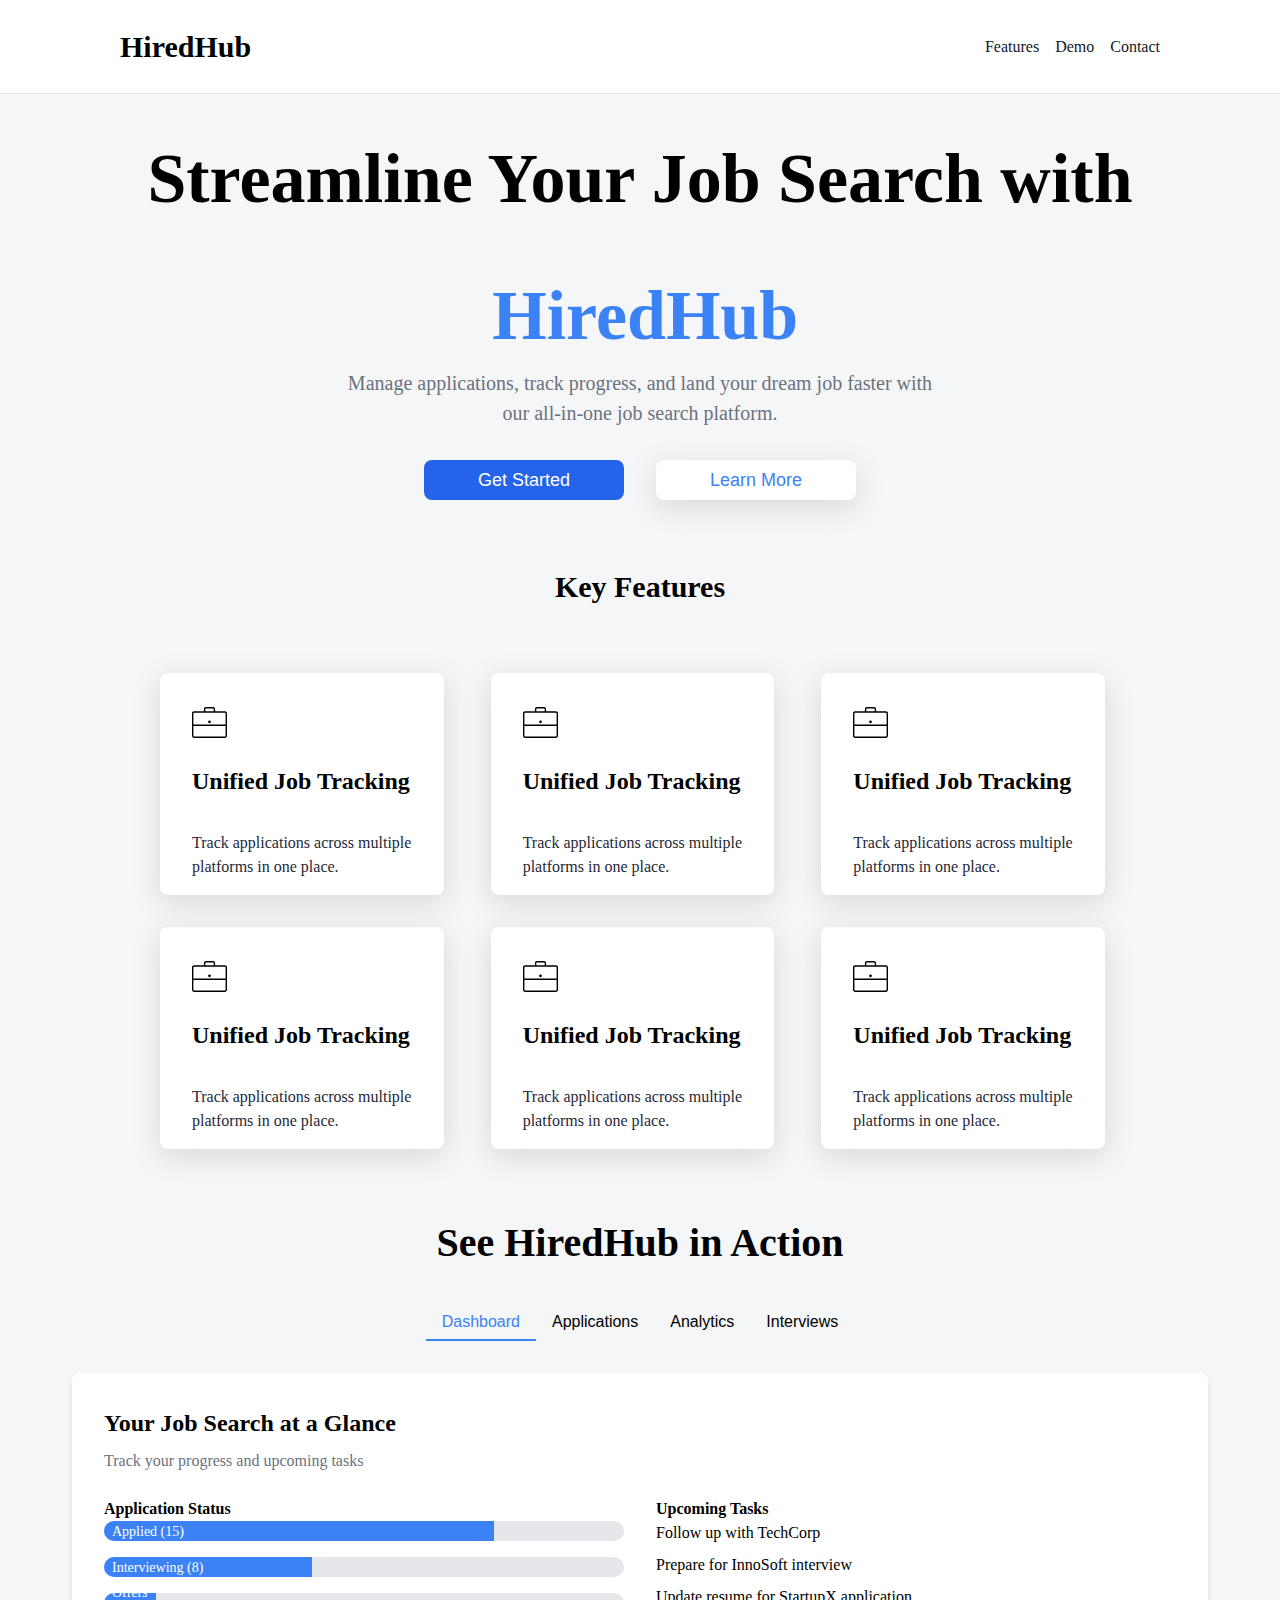
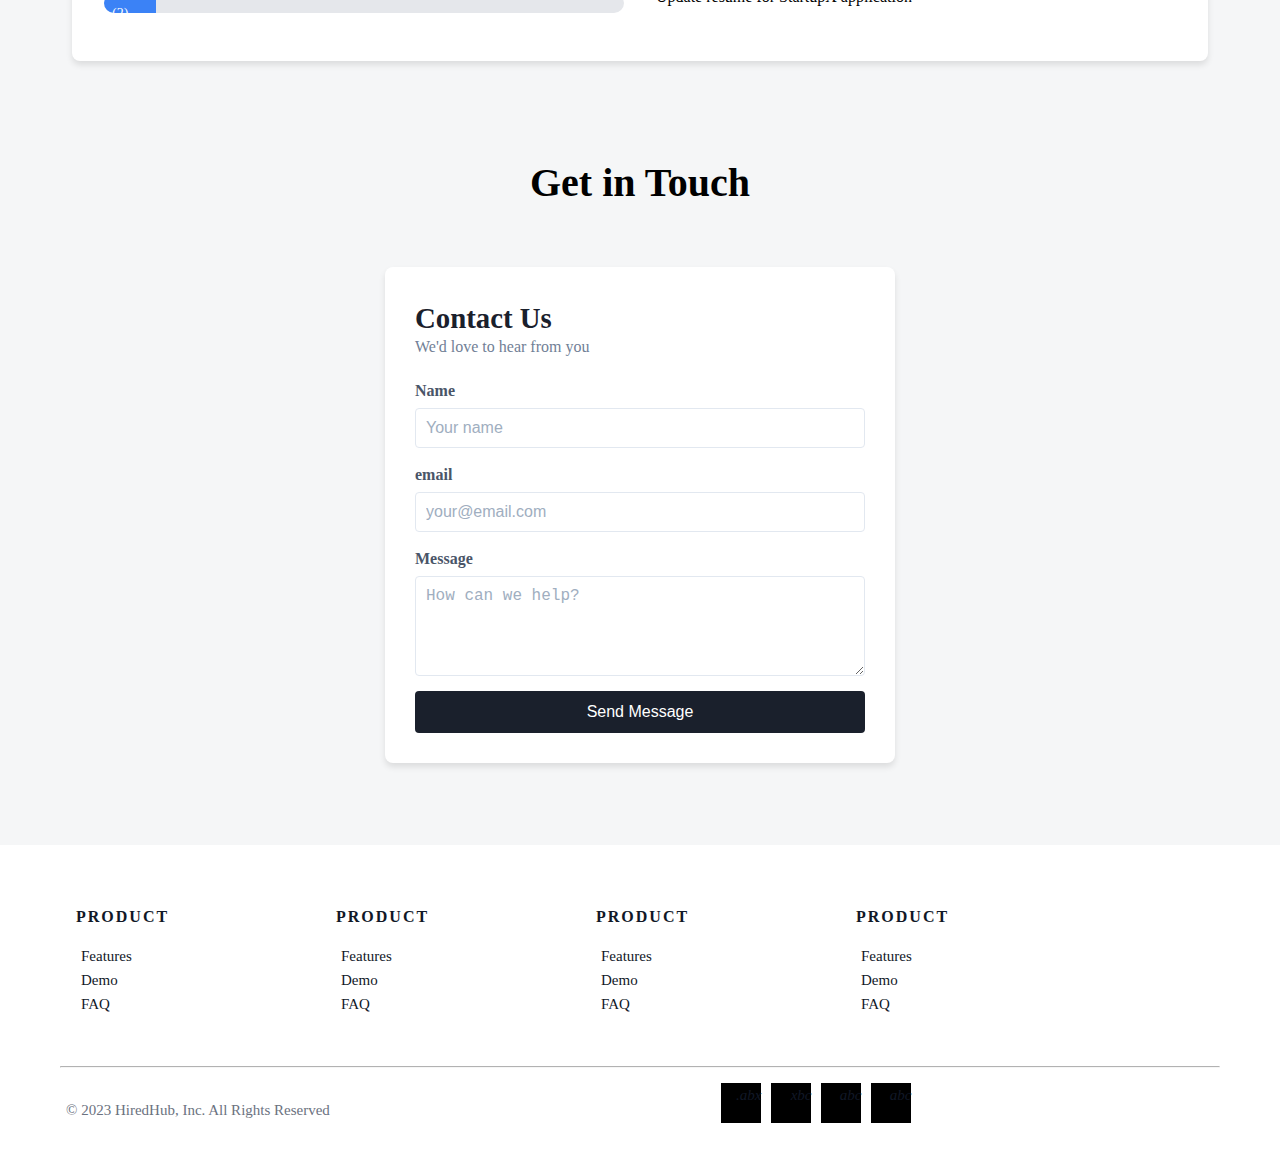
<file: index.html>
<!DOCTYPE html>
<html lang="en">
<head>
    <meta charset="UTF-8">
    <meta name="viewport" content="width=device-width, initial-scale=1.0">
    <title>HiredHub</title>
    <link href="https://fonts.googleapis.com/css2?family=Inter:wght@400;500;600;700&display=swap" rel="stylesheet">
    <link rel="stylesheet" href="landing.css">
</head>
<body>
    <div class="Header">
        <div class="left">
            <div class="main-name">
                <h1 class="logo-name">HiredHub</h1>
            </div>
        </div>
        <div class="right">
            <div class="options">
                <div class="features">
                    <a href="#">Features</a>
                </div>
                <div class="demo">
                    <a href="#">Demo</a>
                </div>
                <div class="contact">
                    <a href="#">Contact</a>
                </div>
            </div>
        </div>
    </div>

    <div class="first-section">
        <div class="title">
            <h2>Streamline Your Job Search with</h2>
            <span>HiredHub</span>
            <div class="first-sections-des">
                <p>Manage applications, track progress, and land your dream job faster with our all-in-one job search platform.</p>
            </div>
            <div class="first-buttons">
                <button id="get-started">Get Started</button>
                <button id="learn-more">Learn More</button>
            </div>
        </div>
    </div>
<div class="key-features">
    <h2>Key Features</h2>
</div>
    <div class="cards">

        <div class="card">
            <div class="svg">
                <img src="Images/briefcase.svg" alt="briefcase">
            </div>
            <div class="card-title">Unified Job Tracking</div>
            <div class="card-des">Track applications across multiple platforms in one place.</div>
        </div>

        <div class="card">
            <div class="svg">
                <img src="Images/briefcase.svg" alt="briefcase">
            </div>
            <div class="card-title">Unified Job Tracking</div>
            <div class="card-des">Track applications across multiple platforms in one place.</div>
        </div>

        <div class="card">
            <div class="svg">
                <img src="Images/briefcase.svg" alt="briefcase">
            </div>
            <div class="card-title">Unified Job Tracking</div>
            <div class="card-des">Track applications across multiple platforms in one place.</div>
        </div>


        <div class="card">
            <div class="svg">
                <img src="Images/briefcase.svg" alt="briefcase">
            </div>
            <div class="card-title">Unified Job Tracking</div>
            <div class="card-des">Track applications across multiple platforms in one place.</div>
        </div>



        <div class="card">
            <div class="svg">
                <img src="Images/briefcase.svg" alt="briefcase">
            </div>
            <div class="card-title">Unified Job Tracking</div>
            <div class="card-des">Track applications across multiple platforms in one place.</div>
        </div>


        <div class="card">
            <div class="svg">
                <img src="Images/briefcase.svg" alt="briefcase">
            </div>
            <div class="card-title">Unified Job Tracking</div>
            <div class="card-des">Track applications across multiple platforms in one place.</div>
        </div>
    </div>


        <section id="demo" class="demo-section">
            <h2>See HiredHub in Action</h2>
            <div class="tabs">
                <button class="tab-button active" data-tab="dashboard">Dashboard</button>
                <button class="tab-button" data-tab="applications">Applications</button>
                <button class="tab-button" data-tab="analytics">Analytics</button>
                <button class="tab-button" data-tab="interviews">Interviews</button>
            </div>
            <div class="tab-content">
                <div class="tab-pane active" id="dashboard">
                    <h3>Your Job Search at a Glance</h3>
                    <p>Track your progress and upcoming tasks</p>
                    <div class="dashboard-stats">
                        <div class="stat-item">
                            <h4>Application Status</h4>
                            <div class="progress-bar">
                                <div class="progress" style="width: 75%;">Applied (15)</div>
                            </div>
                            <div class="progress-bar">
                                <div class="progress" style="width: 40%;">Interviewing (8)</div>
                            </div>
                            <div class="progress-bar">
                                <div class="progress" style="width: 10%;">Offers (2)</div>
                            </div>
                        </div>
                        <div class="stat-item">
                            <h4>Upcoming Tasks</h4>
                            <ul>
                                <li>Follow up with TechCorp</li>
                                <li>Prepare for InnoSoft interview</li>
                                <li>Update resume for StartupX application</li>
                            </ul>
                        </div>
                    </div>
                </div>
                <div class="tab-pane" id="applications">
                    <h3>Your Active Applications</h3>
                    <p>Track and manage your job applications</p>
                    <div class="application-list">
                        <div class="application-item">
                            <h4>Senior Web Developer at TechCorp</h4>
                            <p>Applied on May 15, 2023</p>
                            <span class="status">Status: In Progress</span>
                            <button class="update-btn">Update</button>
                        </div>
                        <div class="application-item">
                            <h4>Full Stack Engineer at InnoSoft</h4>
                            <p>Applied on May 10, 2023</p>
                            <span class="status">Status: Interview Scheduled</span>
                            <button class="update-btn">Update</button>
                        </div>
                        <div class="application-item">
                            <h4>Frontend Developer at WebWizards</h4>
                            <p>Applied on May 5, 2023</p>
                            <span class="status">Status: Under Review</span>
                            <button class="update-btn">Update</button>
                        </div>
                    </div>
                </div>
                <div class="tab-pane" id="analytics">
                    <h3>Job Search Analytics</h3>
                    <p>Insights to improve your job search strategy</p>
                    <div class="analytics-content">
                        <div class="chart">
                            <h4>Application Sources</h4>
                            <div class="progress-bar">
                                <div class="progress" style="width: 60%;">LinkedIn (60%)</div>
                            </div>
                            <div class="progress-bar">
                                <div class="progress" style="width: 25%;">Company Websites (25%)</div>
                            </div>
                            <div class="progress-bar">
                                <div class="progress" style="width: 15%;">Job Boards (15%)</div>
                            </div>
                        </div>
                        <div class="stat-item">
                            <h4>Response Rate</h4>
                            <p class="big-stat">35%</p>
                            <p class="trend positive">↑ 5% from last month</p>
                        </div>
                    </div>
                </div>
                <div class="tab-pane" id="interviews">
                    <h3>Interview Preparation</h3>
                    <p>Get ready for your upcoming interviews</p>
                    <div class="interview-prep">
                        <div class="upcoming-interviews">
                            <h4>Upcoming Interviews</h4>
                            <ul>
                                <li>
                                    <span>TechCorp - Senior Web Developer</span>
                                    <span>Tomorrow, 2:00 PM</span>
                                </li>
                                <li>
                                    <span>InnoSoft - Full Stack Engineer</span>
                                    <span>Next Week, Monday 10:00 AM</span>
                                </li>
                            </ul>
                        </div>
                        <div class="interview-checklist">
                            <h4>Interview Prep Checklist</h4>
                            <ul>
                                <li>
                                    <input type="checkbox" id="task1" checked>
                                    <label for="task1">Research company background</label>
                                </li>
                                <li>
                                    <input type="checkbox" id="task2">
                                    <label for="task2">Review job description and requirements</label>
                                </li>
                                <li>
                                    <input type="checkbox" id="task3">
                                    <label for="task3">Prepare questions for interviewer</label>
                                </li>
                            </ul>
                        </div>
                    </div>
                </div>
            </div>
        </section>
        

<!-------------------FORM SECTION-------------------->
<h2 class="form-header">Get in Touch</h2>
<section class="form-section">
        <div class="form-container">
            <div class="form-card">
                <h2 class="form-heading">Contact Us</h2>
                <p class="form-subtitle">We'd love to hear from you</p>
                <form>
                    <label for="name">Name</label>
                    <input type="text" id="form-name" name="name" placeholder="Your name" required>
                    
                    <label for="email">email</label>
                    <input type="email" id="form-email" name="email" placeholder="your@email.com" required>
                    
                    <label for="message">Message</label>
                    <textarea id="form-message" name="message" placeholder="How can we help?" required></textarea>
                    
                    <button type="submit" class="form-submit-button">Send Message</button>
                </form>
            </div>
        </div>
</section>

<!--------------------- footer ------------------------------->
<footer class="site-footer">
    <div class="footer-container">
      <div class="footer-row">
  
        <div class="footer-col categories">
          <h6>PRODUCT</h6>
          <ul class="footer-links">
            <li><a href="#">Features</a></li>
            <li><a href="#">Demo</a></li>
            <li><a href="#">FAQ</a></li>
          </ul>
        </div>

        <div class="footer-col categories">
            <h6>PRODUCT</h6>
            <ul class="footer-links">
              <li><a href="#">Features</a></li>
              <li><a href="#">Demo</a></li>
              <li><a href="#">FAQ</a></li>
            </ul>
          </div>

          <div class="footer-col categories">
            <h6>PRODUCT</h6>
            <ul class="footer-links">
              <li><a href="#">Features</a></li>
              <li><a href="#">Demo</a></li>
              <li><a href="#">FAQ</a></li>
            </ul>
          </div>
  
          <div class="footer-col categories">
            <h6>PRODUCT</h6>
            <ul class="footer-links">
              <li><a href="#">Features</a></li>
              <li><a href="#">Demo</a></li>
              <li><a href="#">FAQ</a></li>
            </ul>
          </div>
      </div>
      <hr>
    </div>
    <div class="footer-container">
      <div class="footer-row">
        <div class="footer-col copyright">
          <p class="copyright-text">&copy; 2023 HiredHub, Inc. All Rights Reserved
          </p>
        </div>
        <div class="social-icons">
            <ul class="social-icons-list">
                <li><i class="fa-brands fa-github">.abx</i></li>
                <li><i class="fa-brands fa-github">xbc</i></li>
                <li><i class="fa-brands fa-github">abc</i></li>
                <li><i class="fa-brands fa-github">abc</i></li>
            </ul>
        </div>
      </div>
    </div>
  </footer> 
<script src="script.js"></script>
</body>
</html>
<script src="script.js"></script>
</body>
</html>
</file>
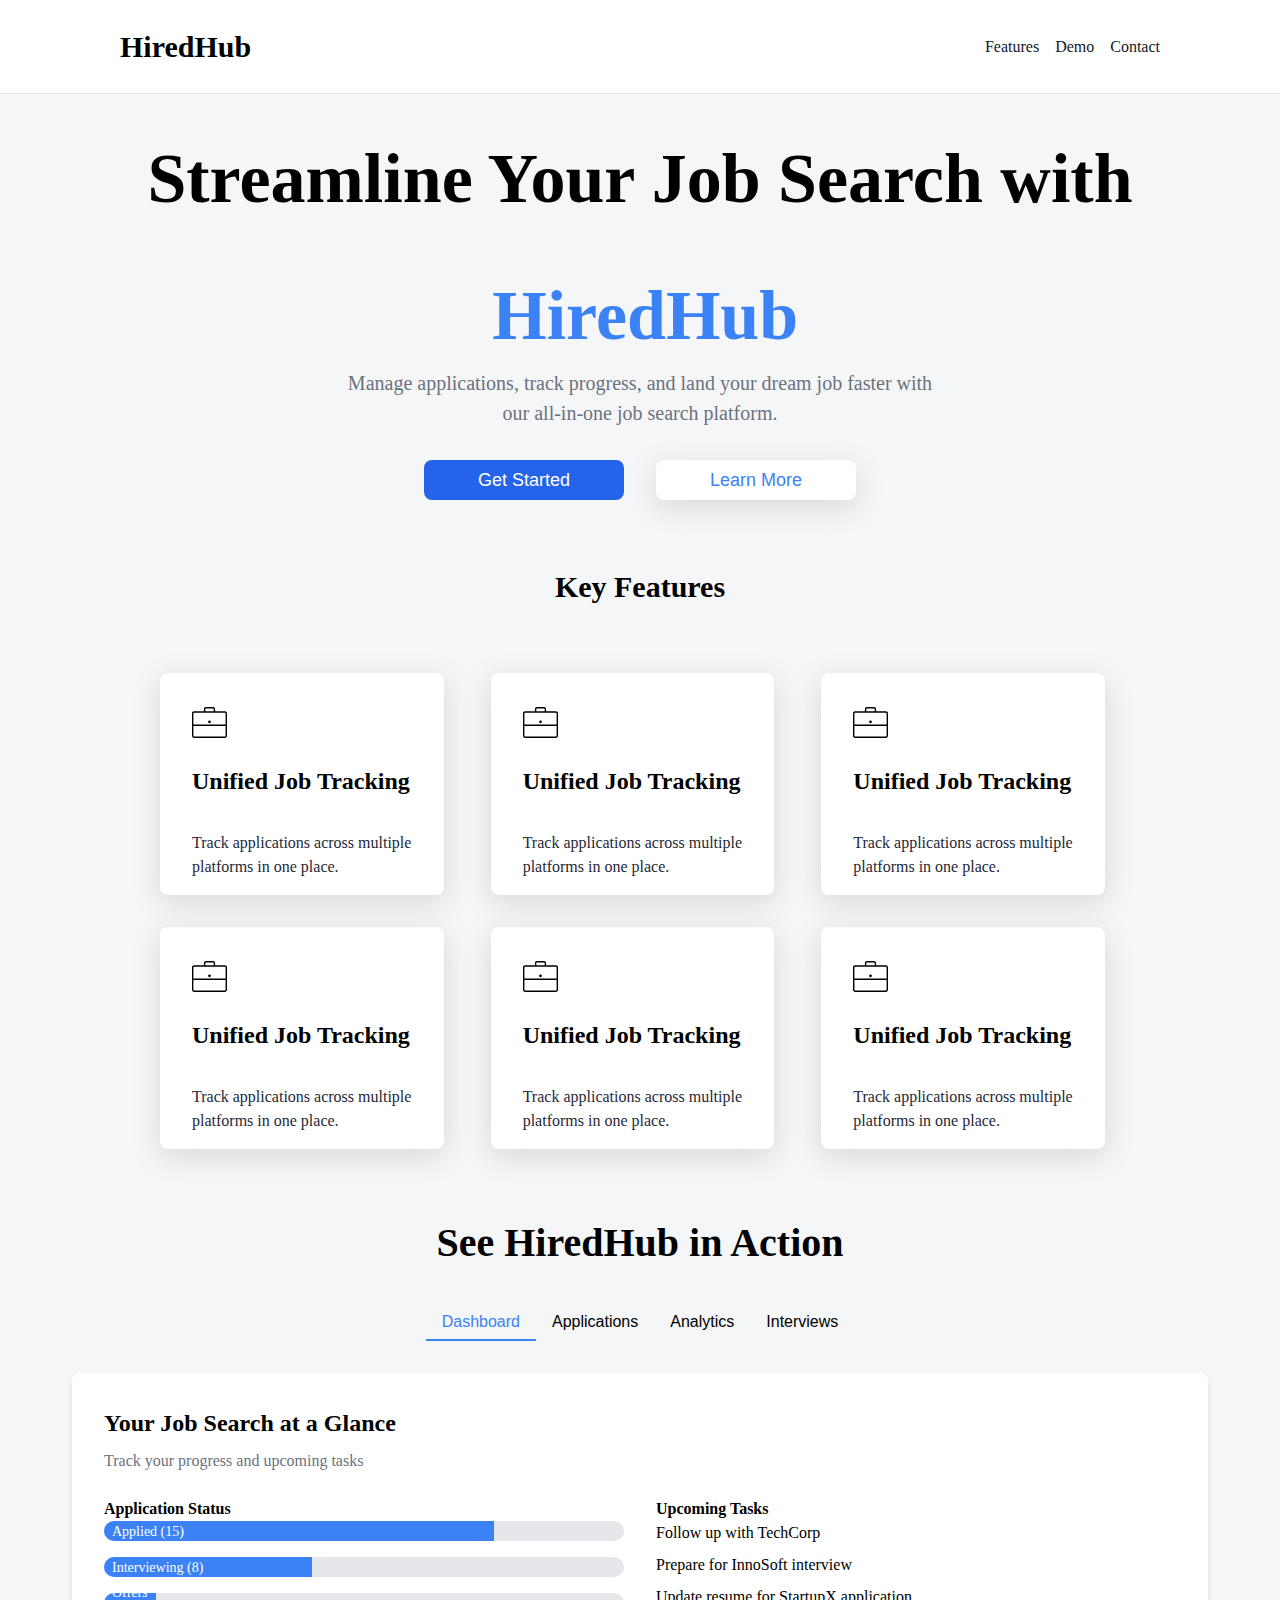
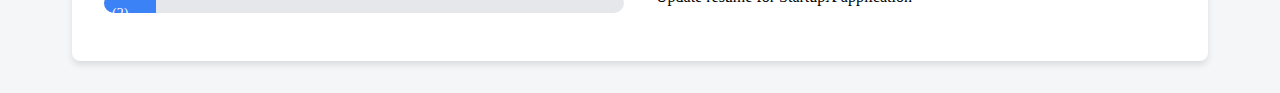
<file: Files/index.html>
<!DOCTYPE html>
<html lang="en">
<head>
    <meta charset="UTF-8">
    <meta name="viewport" content="width=device-width, initial-scale=1.0">
    <title>HiredHub</title>
    <link href="https://fonts.googleapis.com/css2?family=Inter:wght@400;500;600;700&display=swap" rel="stylesheet">
    <link rel="stylesheet" href="landing.css">
</head>
<body>
    <div class="Header">
        <div class="left">
            <div class="main-name">
                <h1 class="logo-name">HiredHub</h1>
            </div>
        </div>
        <div class="right">
            <div class="options">
                <div class="features">
                    <a href="#">Features</a>
                </div>
                <div class="demo">
                    <a href="#">Demo</a>
                </div>
                <div class="contact">
                    <a href="#">Contact</a>
                </div>
            </div>
        </div>
    </div>

    <div class="first-section">
        <div class="title">
            <h2>Streamline Your Job Search with</h2>
            <span>HiredHub</span>
            <div class="first-sections-des">
                <p>Manage applications, track progress, and land your dream job faster with our all-in-one job search platform.</p>
            </div>
            <div class="first-buttons">
                <button id="get-started">Get Started</button>
                <button id="learn-more">Learn More</button>
            </div>
        </div>
    </div>
<div class="key-features">
    <h2>Key Features</h2>
</div>
    <div class="cards">

        <div class="card">
            <div class="svg">
                <img src="../Images/briefcase.svg" alt="briefcase">
            </div>
            <div class="card-title">Unified Job Tracking</div>
            <div class="card-des">Track applications across multiple platforms in one place.</div>
        </div>

        <div class="card">
            <div class="svg">
                <img src="../Images/briefcase.svg" alt="briefcase">
            </div>
            <div class="card-title">Unified Job Tracking</div>
            <div class="card-des">Track applications across multiple platforms in one place.</div>
        </div>

        <div class="card">
            <div class="svg">
                <img src="../Images/briefcase.svg" alt="briefcase">
            </div>
            <div class="card-title">Unified Job Tracking</div>
            <div class="card-des">Track applications across multiple platforms in one place.</div>
        </div>


        <div class="card">
            <div class="svg">
                <img src="../Images/briefcase.svg" alt="briefcase">
            </div>
            <div class="card-title">Unified Job Tracking</div>
            <div class="card-des">Track applications across multiple platforms in one place.</div>
        </div>



        <div class="card">
            <div class="svg">
                <img src="../Images/briefcase.svg" alt="briefcase">
            </div>
            <div class="card-title">Unified Job Tracking</div>
            <div class="card-des">Track applications across multiple platforms in one place.</div>
        </div>


        <div class="card">
            <div class="svg">
                <img src="../Images/briefcase.svg" alt="briefcase">
            </div>
            <div class="card-title">Unified Job Tracking</div>
            <div class="card-des">Track applications across multiple platforms in one place.</div>
        </div>
    </div>


        <section id="demo" class="demo-section">
            <h2>See HiredHub in Action</h2>
            <div class="tabs">
                <button class="tab-button active" data-tab="dashboard">Dashboard</button>
                <button class="tab-button" data-tab="applications">Applications</button>
                <button class="tab-button" data-tab="analytics">Analytics</button>
                <button class="tab-button" data-tab="interviews">Interviews</button>
            </div>
            <div class="tab-content">
                <div class="tab-pane active" id="dashboard">
                    <h3>Your Job Search at a Glance</h3>
                    <p>Track your progress and upcoming tasks</p>
                    <div class="dashboard-stats">
                        <div class="stat-item">
                            <h4>Application Status</h4>
                            <div class="progress-bar">
                                <div class="progress" style="width: 75%;">Applied (15)</div>
                            </div>
                            <div class="progress-bar">
                                <div class="progress" style="width: 40%;">Interviewing (8)</div>
                            </div>
                            <div class="progress-bar">
                                <div class="progress" style="width: 10%;">Offers (2)</div>
                            </div>
                        </div>
                        <div class="stat-item">
                            <h4>Upcoming Tasks</h4>
                            <ul>
                                <li>Follow up with TechCorp</li>
                                <li>Prepare for InnoSoft interview</li>
                                <li>Update resume for StartupX application</li>
                            </ul>
                        </div>
                    </div>
                </div>
                <div class="tab-pane" id="applications">
                    <h3>Your Active Applications</h3>
                    <p>Track and manage your job applications</p>
                    <div class="application-list">
                        <div class="application-item">
                            <h4>Senior Web Developer at TechCorp</h4>
                            <p>Applied on May 15, 2023</p>
                            <span class="status">Status: In Progress</span>
                            <button class="update-btn">Update</button>
                        </div>
                        <div class="application-item">
                            <h4>Full Stack Engineer at InnoSoft</h4>
                            <p>Applied on May 10, 2023</p>
                            <span class="status">Status: Interview Scheduled</span>
                            <button class="update-btn">Update</button>
                        </div>
                        <div class="application-item">
                            <h4>Frontend Developer at WebWizards</h4>
                            <p>Applied on May 5, 2023</p>
                            <span class="status">Status: Under Review</span>
                            <button class="update-btn">Update</button>
                        </div>
                    </div>
                </div>
                <div class="tab-pane" id="analytics">
                    <h3>Job Search Analytics</h3>
                    <p>Insights to improve your job search strategy</p>
                    <div class="analytics-content">
                        <div class="chart">
                            <h4>Application Sources</h4>
                            <div class="progress-bar">
                                <div class="progress" style="width: 60%;">LinkedIn (60%)</div>
                            </div>
                            <div class="progress-bar">
                                <div class="progress" style="width: 25%;">Company Websites (25%)</div>
                            </div>
                            <div class="progress-bar">
                                <div class="progress" style="width: 15%;">Job Boards (15%)</div>
                            </div>
                        </div>
                        <div class="stat-item">
                            <h4>Response Rate</h4>
                            <p class="big-stat">35%</p>
                            <p class="trend positive">↑ 5% from last month</p>
                        </div>
                    </div>
                </div>
                <div class="tab-pane" id="interviews">
                    <h3>Interview Preparation</h3>
                    <p>Get ready for your upcoming interviews</p>
                    <div class="interview-prep">
                        <div class="upcoming-interviews">
                            <h4>Upcoming Interviews</h4>
                            <ul>
                                <li>
                                    <span>TechCorp - Senior Web Developer</span>
                                    <span>Tomorrow, 2:00 PM</span>
                                </li>
                                <li>
                                    <span>InnoSoft - Full Stack Engineer</span>
                                    <span>Next Week, Monday 10:00 AM</span>
                                </li>
                            </ul>
                        </div>
                        <div class="interview-checklist">
                            <h4>Interview Prep Checklist</h4>
                            <ul>
                                <li>
                                    <input type="checkbox" id="task1" checked>
                                    <label for="task1">Research company background</label>
                                </li>
                                <li>
                                    <input type="checkbox" id="task2">
                                    <label for="task2">Review job description and requirements</label>
                                </li>
                                <li>
                                    <input type="checkbox" id="task3">
                                    <label for="task3">Prepare questions for interviewer</label>
                                </li>
                            </ul>
                        </div>
                    </div>
                </div>
            </div>
        </section>
        


        <script src="script.js"></script>
</body>
</html>
</file>
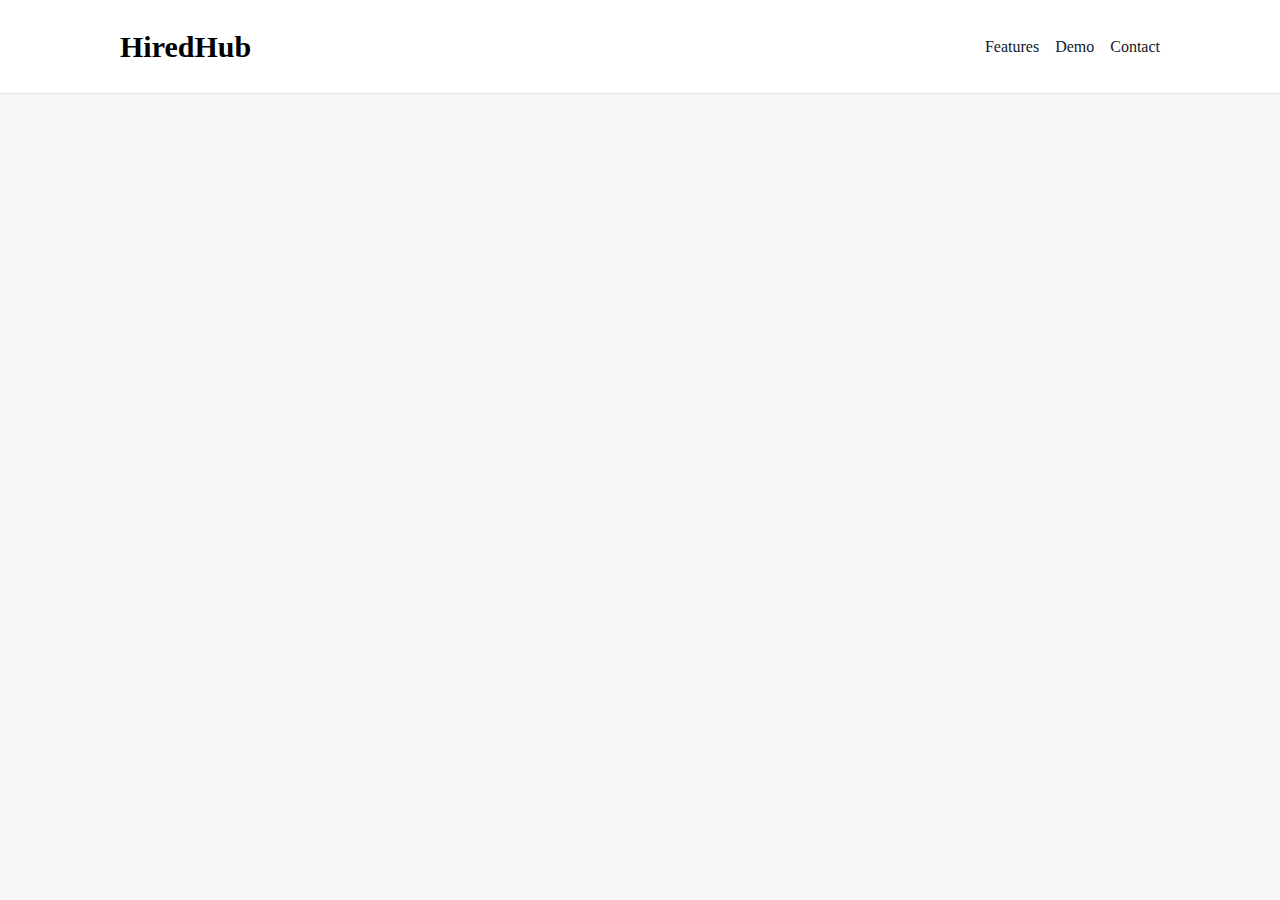
<file: landing.html>
<!DOCTYPE html>
<html lang="en">
<head>
    <meta charset="UTF-8">
    <meta name="viewport" content="width=device-width, initial-scale=1.0">
    <title>HiredHub</title>
    <link href="https://fonts.googleapis.com/css2?family=Inter:wght@400;500;600;700&display=swap" rel="stylesheet">
    <link rel="stylesheet" href="landing.css">
</head>
<body>
    <div class="Header">
        <div class="left">
            <div class="main-name">
                <h1 class="logo-name">HiredHub</h1>
            </div>
        </div>
        <div class="right">
            <div class="options">
                <div class="features">
                    <a href="#">Features</a>
                </div>
                <div class="demo">
                    <a href="#">Demo</a>
                </div>
                <div class="contact">
                    <a href="#">Contact</a>
                </div>
            </div>
        </div>
    </div>
</body>
</html>
</file>
<file: landing.css>
:root{
    --Primary: #3B82F6;
    --Secondary: #1F2937; 
    --Background: #F3F4F6;
    --Text: #111827;
    --Muted-Text: #6B7280; 
}

*{
    padding: 0;
    margin: 0;
    box-sizing: border-box;
}

body {
    font-family: 'Inter', "-apple-system", "BlinkMacSystemFont," "Segoe UI", "Roboto", "Oxygen-Sans, Ubuntu, Cantarell", "Helvetica Neue", sans-serif;
    background-color: #f5f6f7;
    line-height: 1.5;
}

.Header{
    background-color: #ffffff;
    /* margin-left: 3rem;
    margin-right: 3rem; */
    padding-top: 1.5rem;
    padding-bottom: 1.5rem;
    display: flex;
    /* justify-content: center;
    align-items: center; */
    padding-left: 7.5rem;
    padding-right: 7.5rem;
    justify-content: space-between;
    border-bottom: 1px solid #e5e5e5; 
}


.logo-name{
    font-size: 30px;
}

.right{
    display: flex;
    justify-content: center;
    align-items: center;
}

.options{
    display: flex;
    gap: 1rem;
    justify-content: space-around;
}

.options a{
    text-decoration: none;
    font-size: 16px;
    color: #111827;
    
}

.options a:hover{
    color: var(--Primary);
}

.first-section{
    display: flex;
    justify-content: center;
}

.first-section{
    padding-top: 2rem;
    display: flex;
    justify-content: center;
}

.title h2, span{
    font-size: 70px;
    font-weight: bolder;
}

.title span{
    font-weight: bolder;
    color: var(--Primary);
    padding-left: 35%;
}

.first-sections-des{
    display: flex;
    justify-content: center;
    align-items: center;
}

.first-sections-des p{
    width: 600px;
    text-align: center;
    font-size: 20px;
    color: var(--Muted-Text);
    margin-bottom: 2rem;
}

.first-buttons{
    display: flex;
    justify-content: center;
    gap: 2rem;
}

#get-started{
    padding: 9px 40px;
    font-size: 18px;
    border-radius: 8px;
    color: #FFFFFF;
    border: none;
    background-color: #2563EB;
    width: 200px;
    height: 40px;
}

#learn-more{
    padding: 9px 40px;
    font-size: 18px;
    border-radius: 8px;
    color: var(--Primary);
    /* box-shadow: 1px 1px 2px 1px black; */
    box-shadow: rgba(100, 100, 111, 0.2) 0px 7px 29px 0px;
    border: none;
    background-color: #FFF;
    width: 200px;
    height: 40px;
}




.key-features{
    margin-top: 4rem;
    margin-bottom: 2rem;
    display: flex;
    justify-content: center;
}


.key-features h2{
    font-weight: bold;
    font-size: 30px;
}

.cards{
    display: grid;
    
    grid-template-columns: repeat(3, 1fr);
    gap: 2rem;
    margin-top: 2rem;
    margin-left: 10rem;
    margin-right: 10rem;
    margin-bottom: 2rem;
}

.card{
    width: 95%;
    border-radius: 8px;
    background-color: #FFFFFF;
    box-shadow: rgba(100, 100, 111, 0.2) 0px 7px 29px 0px;
}

.svg{
    padding-left: 2rem;
    padding-top: 2rem;
    padding-bottom: 1rem;
}

.svg img{
    height: 35px;
}

.card-title{
    font-size: 24px;
    font-weight: bold;
    padding-left: 2rem;
    padding-bottom: 2rem;
}

.card-des{
    padding-left: 2rem;
    padding-right: 2rem;
    padding-bottom: 1rem;
    color: var(--Secondary)
}

.demo-section {
    max-width: 1200px;
    margin: 0 auto;
    padding: 2rem;
}

h2 {
    font-size: 2.5rem;
    text-align: center;
    margin-bottom: 2rem;
}

.tabs {
    display: flex;
    justify-content: center;
    margin-bottom: 2rem;
}

.tab-button {
    background: none;
    border: none;
    padding: 0.5rem 1rem;
    font-size: 1rem;
    cursor: pointer;
    border-bottom: 2px solid transparent;
    transition: all 0.3s ease;
}

.tab-button.active {
    border-bottom-color: #3B82F6;
    color: #3B82F6;
}

.tab-content {
    background: #fff;
    border-radius: 8px;
    box-shadow: 0 4px 6px rgba(0, 0, 0, 0.1);
    padding: 2rem;
}

.tab-pane {
    display: none;
}

.tab-pane.active {
    display: block;
}

h3 {
    font-size: 1.5rem;
    margin-bottom: 0.5rem;
}

p {
    color: #6B7280;
    margin-bottom: 1.5rem;
}

.dashboard-stats, .analytics-content, .interview-prep {
    display: grid;
    grid-template-columns: 1fr 1fr;
    gap: 2rem;
}

.progress-bar {
    background: #E5E7EB;
    border-radius: 9999px;
    height: 20px;
    margin-bottom: 1rem;
    overflow: hidden;
}

.progress {
    background: #3B82F6;
    color: white;
    height: 100%;
    padding: 0 0.5rem;
    display: flex;
    align-items: center;
    font-size: 0.875rem;
}

ul {
    list-style-type: none;
    padding: 0;
}

li {
    margin-bottom: 0.5rem;
}

.application-item {
    background: #F3F4F6;
    border-radius: 8px;
    padding: 1rem;
    margin-bottom: 1rem;
}

.application-item h4 {
    margin: 0 0 0.5rem;
}

.status {
    display: inline-block;
    background: #E5E7EB;
    padding: 0.25rem 0.5rem;
    border-radius: 9999px;
    font-size: 0.875rem;
    margin-right: 1rem;
}

.update-btn {
    background: #3B82F6;
    color: white;
    border: none;
    padding: 0.25rem 0.5rem;
    border-radius: 4px;
    cursor: pointer;
}

.big-stat {
    font-size: 3rem;
    font-weight: bold;
    margin: 0;
}

.trend {
    font-size: 1rem;
}

.trend.positive {
    color: #10B981;
}

.interview-checklist li {
    display: flex;
    align-items: center;
}

.interview-checklist input[type="checkbox"] {
    margin-right: 0.5rem;
}

@media (max-width: 768px) {
    .dashboard-stats, .analytics-content, .interview-prep {
        grid-template-columns: 1fr;
    }

    .tabs {
        flex-wrap: wrap;
    }

    .tab-button {
        flex: 1 1 40%;
        margin-bottom: 0.5rem;
    }
}

/****************Form ---- SECTION**************/

.form-header {
    margin-top: 60px;
}

.form-section {
    display: flex;
    justify-content: center;
    align-items: center;
    height: 60vh;
    margin: 0;
}


.form-container {
    width: 100%;
    max-width: 550px;
    padding: 20px;
}

.form-card {
    background-color: white;
    border-radius: 8px;
    box-shadow: 0 4px 6px rgba(0, 0, 0, 0.1);
    padding: 30px;
}
.form-card h2 {
    font-size: 1.8rem;
    color: #1a202c;
    margin-top: 0;
    margin-bottom: -5px;
    display: flex;
}

.form-subtitle {
    color: #718096;
    margin-bottom: 20px;
}
form {
    display: flex;
    flex-direction: column;
}
label {
    font-weight: bold;
    margin-bottom: 5px;
    color: #4a5568;
}
input, textarea {
    width: 100%;
    padding: 10px;
    margin-bottom: 15px;
    border: 1px solid #e2e8f0;
    border-radius: 4px;
    font-size: 1rem;
}
input::placeholder, textarea::placeholder {
    color: #a0aec0;
}
textarea {
    height: 100px;
    resize: vertical;
}

.form-submit-button{
    background-color: #1a202c;
    color: white;
    border: none;
    border-radius: 4px;
    padding: 12px;
    font-size: 1rem;
    cursor: pointer;
    transition: background-color 0.3s ease;
}
.form-submit-button:hover {
    background-color: #2d3748;
}

/****************FOOTER**************/

.site-footer {
    background-color: white;
    padding: 45px 0 20px;
    font-size: 15px;
    line-height: 24px;
    color: var(--Text);
    margin-top: 60px;
  }
  
  .site-footer .footer-container {
    max-width: 1200px; 
    margin: 0 auto;
    padding: 0px 20px; 
  }
  
  .site-footer .footer-row {
    display: flex;
    margin-left: 6px;
  }
  
  @media (max-width:740px) {
    .site-footer .footer-row {
      display: flex;
      flex-wrap: wrap;
      margin-left: 6px;
    }
  }
  
  .site-footer hr {
    border-top-color: #bbb;
    opacity: 0.5;
  }
  
  .text-justify {
    margin-bottom: 40px;
  }
  .site-footer hr.small {
    margin: 20px 0;
  }
  
  .site-footer h6 {
    color: var(--Text);
    font-size: 16px;
    width: 240px;
    text-transform: uppercase;
    margin: 15px 10px;
    letter-spacing: 2px;
    font-weight: bolder;
    
  }
  
  .site-footer h5 {
    color: var(--Text);
    font-size: 16px;
    text-transform: uppercase;
    margin: 0 0px;
    letter-spacing: 2px;
    font-weight: bolder;
  }
  
  .site-footer a {
    color: #737373;
  }
  
  
  .footer-links {
    padding: 0;
    list-style: none;
    margin: 0px 15px;
    margin-bottom: 50px;
  }
  
  .footer-links li {
    display: block;
    margin: 0;
    padding: 0;
  }
  
  .footer-links a {
    color: var(--Text);
    text-decoration: none;
  }
  
  .footer-links.inline li {
    display: inline-block;
  }
  
  .site-footer .social-icons {
    text-align: right;
  }
  
  .site-footer .social-icons a {
    width: 40px;
    height: 40px;
    line-height: 40px;
    margin-left: 6px;
    margin-right: 0;
    border-radius: 100%;
    background-color:white;
  }
  
  .copyright-text {
    margin-top: 30px;
  }
  
  .social-icons {
    display: flex;
    justify-content: flex-end;
    align-items: center;
    width: 120px;
    margin-left: 40%;
}

.social-icons-list {
    list-style: none;
    padding: 0;
    margin: 0;
    display: flex;
}

.social-icons-list li:last-child {
    margin-right: 0;
}


.social-icons-list li {
    width: 40px;
    height: 40px;
    background-color: black;
    margin-right: 10px;
}

  @media (max-width: 991px) {
    .site-footer [class^=col-] {
      margin-bottom: 30px;
    }
  }
  
  @media (max-width: 767px) {
    .site-footer {
      padding-bottom: 0;
    }
  
    .site-footer .copyright-text,
    .site-footer .social-icons {
      text-align: center;
    }
  }
  
  
  
  @media (max-width: 767px) {
    .social-icons li.title {
      display: block;
      margin-right: 0;
      font-weight: 600;
    }
  }
  
  .footer-button {
    width: 100%;
    padding: 10px;
    border-top: 1px solid rgb(61, 59, 59);
    margin-top: 30px;
  }
</file>
<file: Files/landing.css>
:root{
    --Primary: #3B82F6;
    --Secondary: #1F2937; 
    --Background: #F3F4F6;
    --Text: #111827;
    --Muted-Text: #6B7280; 
}

*{
    padding: 0;
    margin: 0;
    box-sizing: border-box;
}

body {
    font-family: 'Inter', "-apple-system", "BlinkMacSystemFont," "Segoe UI", "Roboto", "Oxygen-Sans, Ubuntu, Cantarell", "Helvetica Neue", sans-serif;
    background-color: #f5f6f7;
    line-height: 1.5;
}

.Header{
    background-color: #ffffff;
    /* margin-left: 3rem;
    margin-right: 3rem; */
    padding-top: 1.5rem;
    padding-bottom: 1.5rem;
    display: flex;
    /* justify-content: center;
    align-items: center; */
    padding-left: 7.5rem;
    padding-right: 7.5rem;
    justify-content: space-between;
    border-bottom: 1px solid #e5e5e5; 
}


.logo-name{
    font-size: 30px;
}

.right{
    display: flex;
    justify-content: center;
    align-items: center;
}

.options{
    display: flex;
    gap: 1rem;
    justify-content: space-around;
}

.options a{
    text-decoration: none;
    font-size: 16px;
    color: #111827;
    
}

.options a:hover{
    color: var(--Primary);
}

.first-section{
    display: flex;
    justify-content: center;
}

.first-section{
    padding-top: 2rem;
    display: flex;
    justify-content: center;
}

.title h2, span{
    font-size: 70px;
    font-weight: bolder;
}

.title span{
    font-weight: bolder;
    color: var(--Primary);
    padding-left: 35%;
}

.first-sections-des{
    display: flex;
    justify-content: center;
    align-items: center;
}

.first-sections-des p{
    width: 600px;
    text-align: center;
    font-size: 20px;
    color: var(--Muted-Text);
    margin-bottom: 2rem;
}

.first-buttons{
    display: flex;
    justify-content: center;
    gap: 2rem;
}

#get-started{
    padding: 9px 40px;
    font-size: 18px;
    border-radius: 8px;
    color: #FFFFFF;
    border: none;
    background-color: #2563EB;
    width: 200px;
    height: 40px;
}

#learn-more{
    padding: 9px 40px;
    font-size: 18px;
    border-radius: 8px;
    color: var(--Primary);
    /* box-shadow: 1px 1px 2px 1px black; */
    box-shadow: rgba(100, 100, 111, 0.2) 0px 7px 29px 0px;
    border: none;
    background-color: #FFF;
    width: 200px;
    height: 40px;
}




.key-features{
    margin-top: 4rem;
    margin-bottom: 2rem;
    display: flex;
    justify-content: center;
}


.key-features h2{
    font-weight: bold;
    font-size: 30px;
}

.cards{
    display: grid;
    
    grid-template-columns: repeat(3, 1fr);
    gap: 2rem;
    margin-top: 2rem;
    margin-left: 10rem;
    margin-right: 10rem;
    margin-bottom: 2rem;
}

.card{
    width: 95%;
    border-radius: 8px;
    background-color: #FFFFFF;
    box-shadow: rgba(100, 100, 111, 0.2) 0px 7px 29px 0px;
}

.svg{
    padding-left: 2rem;
    padding-top: 2rem;
    padding-bottom: 1rem;
}

.svg img{
    height: 35px;
}

.card-title{
    font-size: 24px;
    font-weight: bold;
    padding-left: 2rem;
    padding-bottom: 2rem;
}

.card-des{
    padding-left: 2rem;
    padding-right: 2rem;
    padding-bottom: 1rem;
    color: var(--Secondary)
}

.demo-section {
    max-width: 1200px;
    margin: 0 auto;
    padding: 2rem;
}

h2 {
    font-size: 2.5rem;
    text-align: center;
    margin-bottom: 2rem;
}

.tabs {
    display: flex;
    justify-content: center;
    margin-bottom: 2rem;
}

.tab-button {
    background: none;
    border: none;
    padding: 0.5rem 1rem;
    font-size: 1rem;
    cursor: pointer;
    border-bottom: 2px solid transparent;
    transition: all 0.3s ease;
}

.tab-button.active {
    border-bottom-color: #3B82F6;
    color: #3B82F6;
}

.tab-content {
    background: #fff;
    border-radius: 8px;
    box-shadow: 0 4px 6px rgba(0, 0, 0, 0.1);
    padding: 2rem;
}

.tab-pane {
    display: none;
}

.tab-pane.active {
    display: block;
}

h3 {
    font-size: 1.5rem;
    margin-bottom: 0.5rem;
}

p {
    color: #6B7280;
    margin-bottom: 1.5rem;
}

.dashboard-stats, .analytics-content, .interview-prep {
    display: grid;
    grid-template-columns: 1fr 1fr;
    gap: 2rem;
}

.progress-bar {
    background: #E5E7EB;
    border-radius: 9999px;
    height: 20px;
    margin-bottom: 1rem;
    overflow: hidden;
}

.progress {
    background: #3B82F6;
    color: white;
    height: 100%;
    padding: 0 0.5rem;
    display: flex;
    align-items: center;
    font-size: 0.875rem;
}

ul {
    list-style-type: none;
    padding: 0;
}

li {
    margin-bottom: 0.5rem;
}

.application-item {
    background: #F3F4F6;
    border-radius: 8px;
    padding: 1rem;
    margin-bottom: 1rem;
}

.application-item h4 {
    margin: 0 0 0.5rem;
}

.status {
    display: inline-block;
    background: #E5E7EB;
    padding: 0.25rem 0.5rem;
    border-radius: 9999px;
    font-size: 0.875rem;
    margin-right: 1rem;
}

.update-btn {
    background: #3B82F6;
    color: white;
    border: none;
    padding: 0.25rem 0.5rem;
    border-radius: 4px;
    cursor: pointer;
}

.big-stat {
    font-size: 3rem;
    font-weight: bold;
    margin: 0;
}

.trend {
    font-size: 1rem;
}

.trend.positive {
    color: #10B981;
}

.interview-checklist li {
    display: flex;
    align-items: center;
}

.interview-checklist input[type="checkbox"] {
    margin-right: 0.5rem;
}

@media (max-width: 768px) {
    .dashboard-stats, .analytics-content, .interview-prep {
        grid-template-columns: 1fr;
    }

    .tabs {
        flex-wrap: wrap;
    }

    .tab-button {
        flex: 1 1 40%;
        margin-bottom: 0.5rem;
    }
}
</file>
